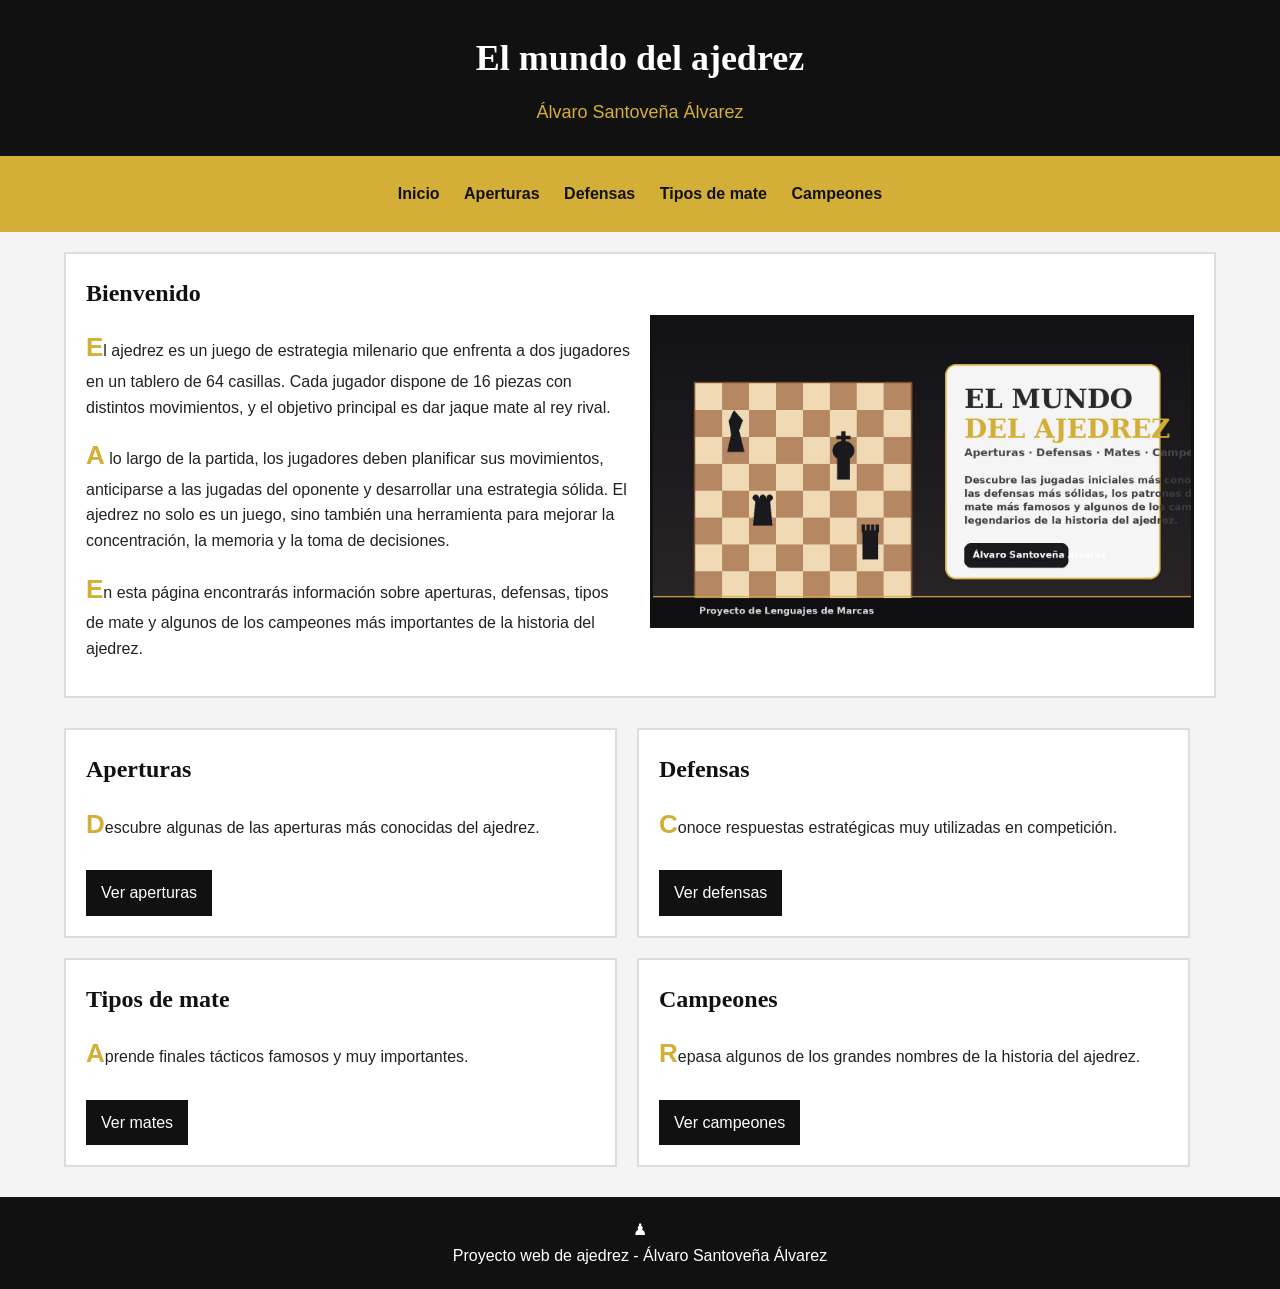
<file: index.html>
<!DOCTYPE html>
<html lang="es">
<head>
    <meta charset="UTF-8">
    <meta name="viewport" content="width=device-width, initial-scale=1.0">
    <title>El mundo del ajedrez</title>
    <link rel="stylesheet" type="text/css" href="css/estilos.css">
</head>
<body>
    <header>
        <h1>El mundo del ajedrez</h1>
        <p class="subtitulo">Álvaro Santoveña Álvarez</p>
    </header>

    <nav>
        <a href="index.html">Inicio</a>
        <a href="paginas/aperturas.html">Aperturas</a>
        <a href="paginas/defensas.html">Defensas</a>
        <a href="paginas/mates.html">Tipos de mate</a>
        <a href="paginas/campeones.html">Campeones</a>
    </nav>

    <main>

        <section class="presentacion">
            <article>
                <h2>Bienvenido</h2>
                <p>El ajedrez es un juego de estrategia milenario que enfrenta a dos jugadores en un tablero de 64 casillas. Cada jugador dispone de 16 piezas con distintos movimientos, y el objetivo principal es dar jaque mate al rey rival.</p>
                <p>A lo largo de la partida, los jugadores deben planificar sus movimientos, anticiparse a las jugadas del oponente y desarrollar una estrategia sólida. El ajedrez no solo es un juego, sino también una herramienta para mejorar la concentración, la memoria y la toma de decisiones.</p>
                <p>En esta página encontrarás información sobre aperturas, defensas, tipos de mate y algunos de los campeones más importantes de la historia del ajedrez.</p>
            </article>

            <article>
                <img src="img/portada.jpg" alt="Portada de ajedrez">
            </article>
        </section>

        <section class="bloques">
            <article class="tarjeta">
                <h2>Aperturas</h2>
                <p>Descubre algunas de las aperturas más conocidas del ajedrez.</p>
                <a class="boton" href="paginas/aperturas.html">Ver aperturas</a>
            </article>

            <article class="tarjeta">
                <h2>Defensas</h2>
                <p>Conoce respuestas estratégicas muy utilizadas en competición.</p>
                <a class="boton" href="paginas/defensas.html">Ver defensas</a>
            </article>

            <article class="tarjeta">
                <h2>Tipos de mate</h2>
                <p>Aprende finales tácticos famosos y muy importantes.</p>
                <a class="boton" href="paginas/mates.html">Ver mates</a>
            </article>

            <article class="tarjeta">
                <h2>Campeones</h2>
                <p>Repasa algunos de los grandes nombres de la historia del ajedrez.</p>
                <a class="boton" href="paginas/campeones.html">Ver campeones</a>
            </article>
        </section>

    </main>

    <footer>
        <p>Proyecto web de ajedrez - Álvaro Santoveña Álvarez</p>
    </footer>
</body>
</html>
</file>
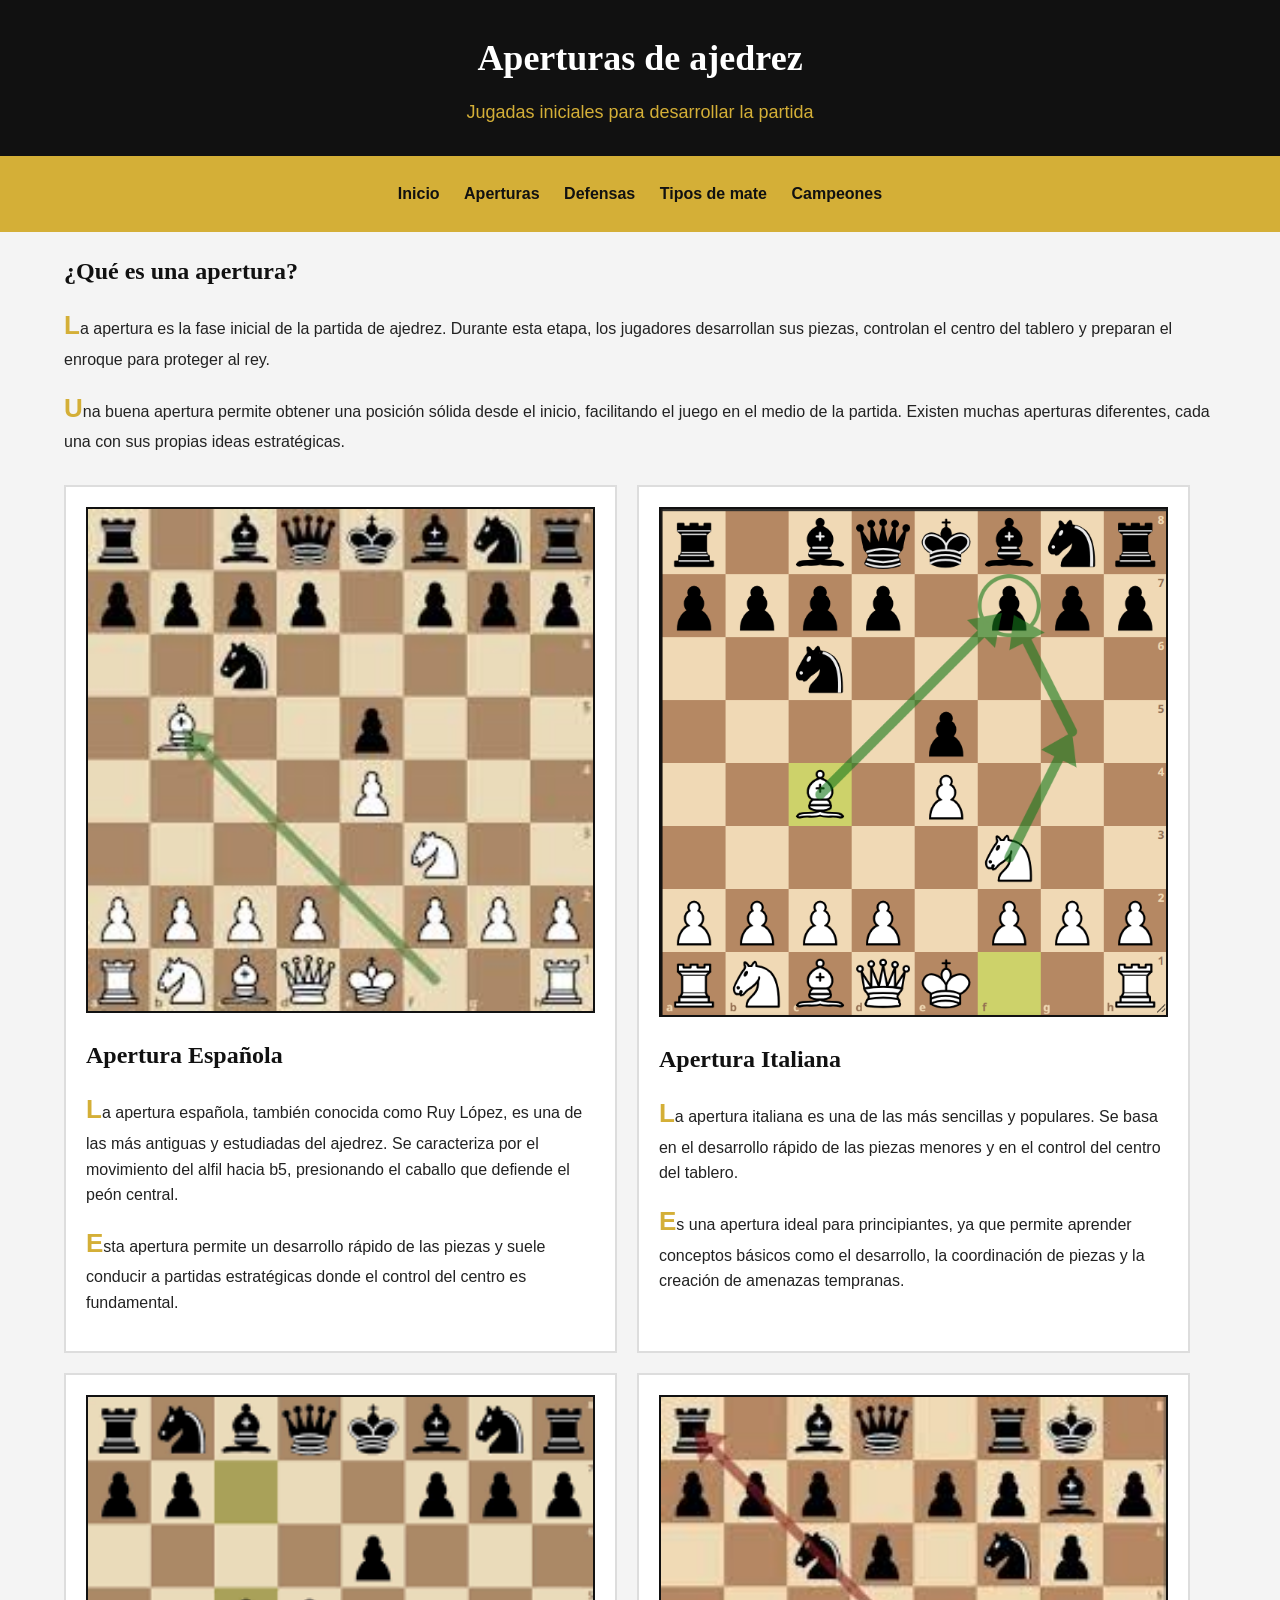
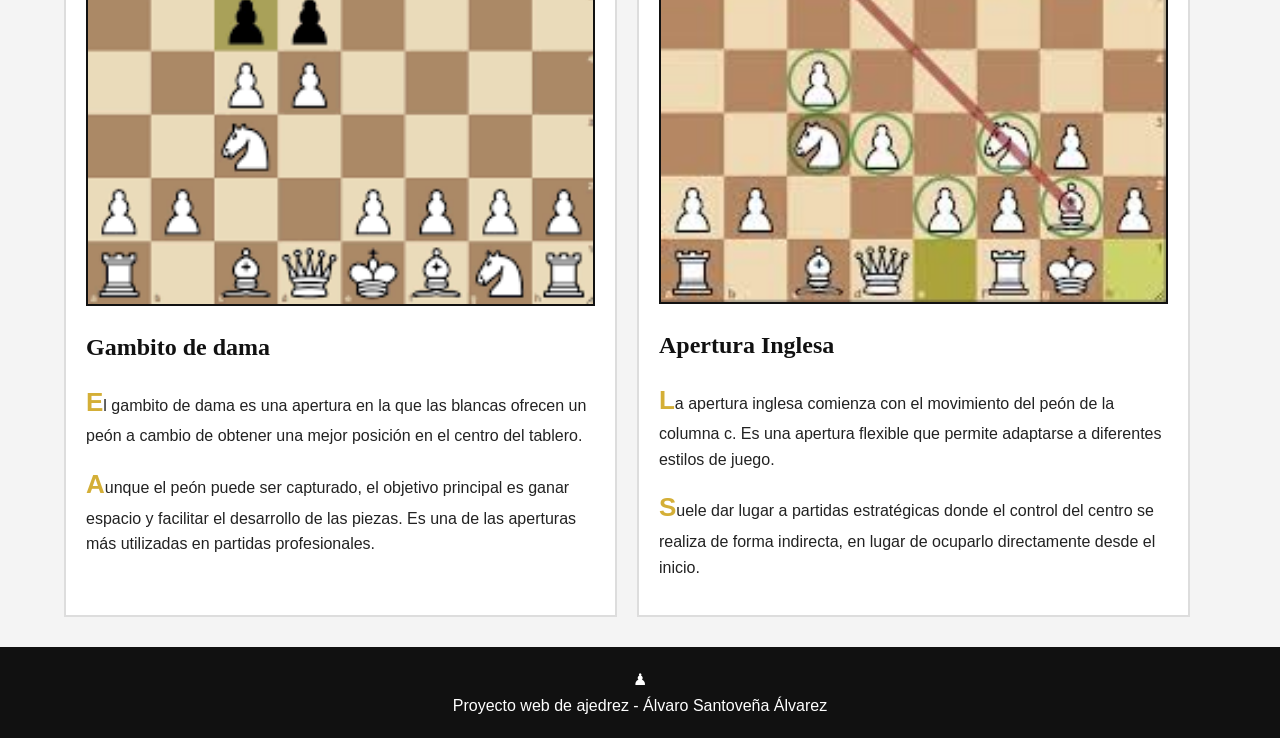
<file: paginas/aperturas.html>
<!DOCTYPE html>
<html lang="es">
<head>
    <meta charset="UTF-8">
    <meta name="viewport" content="width=device-width, initial-scale=1.0">
    <title>Aperturas de ajedrez</title>
    <link rel="stylesheet" type="text/css" href="../css/estilos.css">
</head>
<body>
    <header>
        <h1>Aperturas de ajedrez</h1>
        <p class="subtitulo">Jugadas iniciales para desarrollar la partida</p>
    </header>

    <nav>
        <a href="../index.html">Inicio</a>
        <a href="aperturas.html">Aperturas</a>
        <a href="defensas.html">Defensas</a>
        <a href="mates.html">Tipos de mate</a>
        <a href="campeones.html">Campeones</a>
    </nav>

    <main>

        <section>
            <h2>¿Qué es una apertura?</h2>
            <p>La apertura es la fase inicial de la partida de ajedrez. Durante esta etapa, los jugadores desarrollan sus piezas, controlan el centro del tablero y preparan el enroque para proteger al rey.</p>
            <p>Una buena apertura permite obtener una posición sólida desde el inicio, facilitando el juego en el medio de la partida. Existen muchas aperturas diferentes, cada una con sus propias ideas estratégicas.</p>
        </section>

        <section class="bloques">
            <article class="tarjeta">
                <img src="../img/espanola.jpg" alt="Apertura Española">
                <h2>Apertura Española</h2>
                <p>La apertura española, también conocida como Ruy López, es una de las más antiguas y estudiadas del ajedrez. Se caracteriza por el movimiento del alfil hacia b5, presionando el caballo que defiende el peón central.</p>
                <p>Esta apertura permite un desarrollo rápido de las piezas y suele conducir a partidas estratégicas donde el control del centro es fundamental.</p>
            </article>

            <article class="tarjeta">
                <img src="../img/italiana.jpg" alt="Apertura Italiana">
                <h2>Apertura Italiana</h2>
                <p>La apertura italiana es una de las más sencillas y populares. Se basa en el desarrollo rápido de las piezas menores y en el control del centro del tablero.</p>
                <p>Es una apertura ideal para principiantes, ya que permite aprender conceptos básicos como el desarrollo, la coordinación de piezas y la creación de amenazas tempranas.</p>
            </article>

            <article class="tarjeta">
                <img src="../img/gambito.jpg" alt="Gambito de dama">
                <h2>Gambito de dama</h2>
                <p>El gambito de dama es una apertura en la que las blancas ofrecen un peón a cambio de obtener una mejor posición en el centro del tablero.</p>
                <p>Aunque el peón puede ser capturado, el objetivo principal es ganar espacio y facilitar el desarrollo de las piezas. Es una de las aperturas más utilizadas en partidas profesionales.</p>
            </article>

            <article class="tarjeta">
                <img src="../img/inglesa.jpg" alt="Apertura Inglesa">
                <h2>Apertura Inglesa</h2>
                <p>La apertura inglesa comienza con el movimiento del peón de la columna c. Es una apertura flexible que permite adaptarse a diferentes estilos de juego.</p>
                <p>Suele dar lugar a partidas estratégicas donde el control del centro se realiza de forma indirecta, en lugar de ocuparlo directamente desde el inicio.</p>
            </article>
        </section>

    </main>

    <footer>
        <p>Proyecto web de ajedrez - Álvaro Santoveña Álvarez</p>
    </footer>
</body>
</html>
</file>
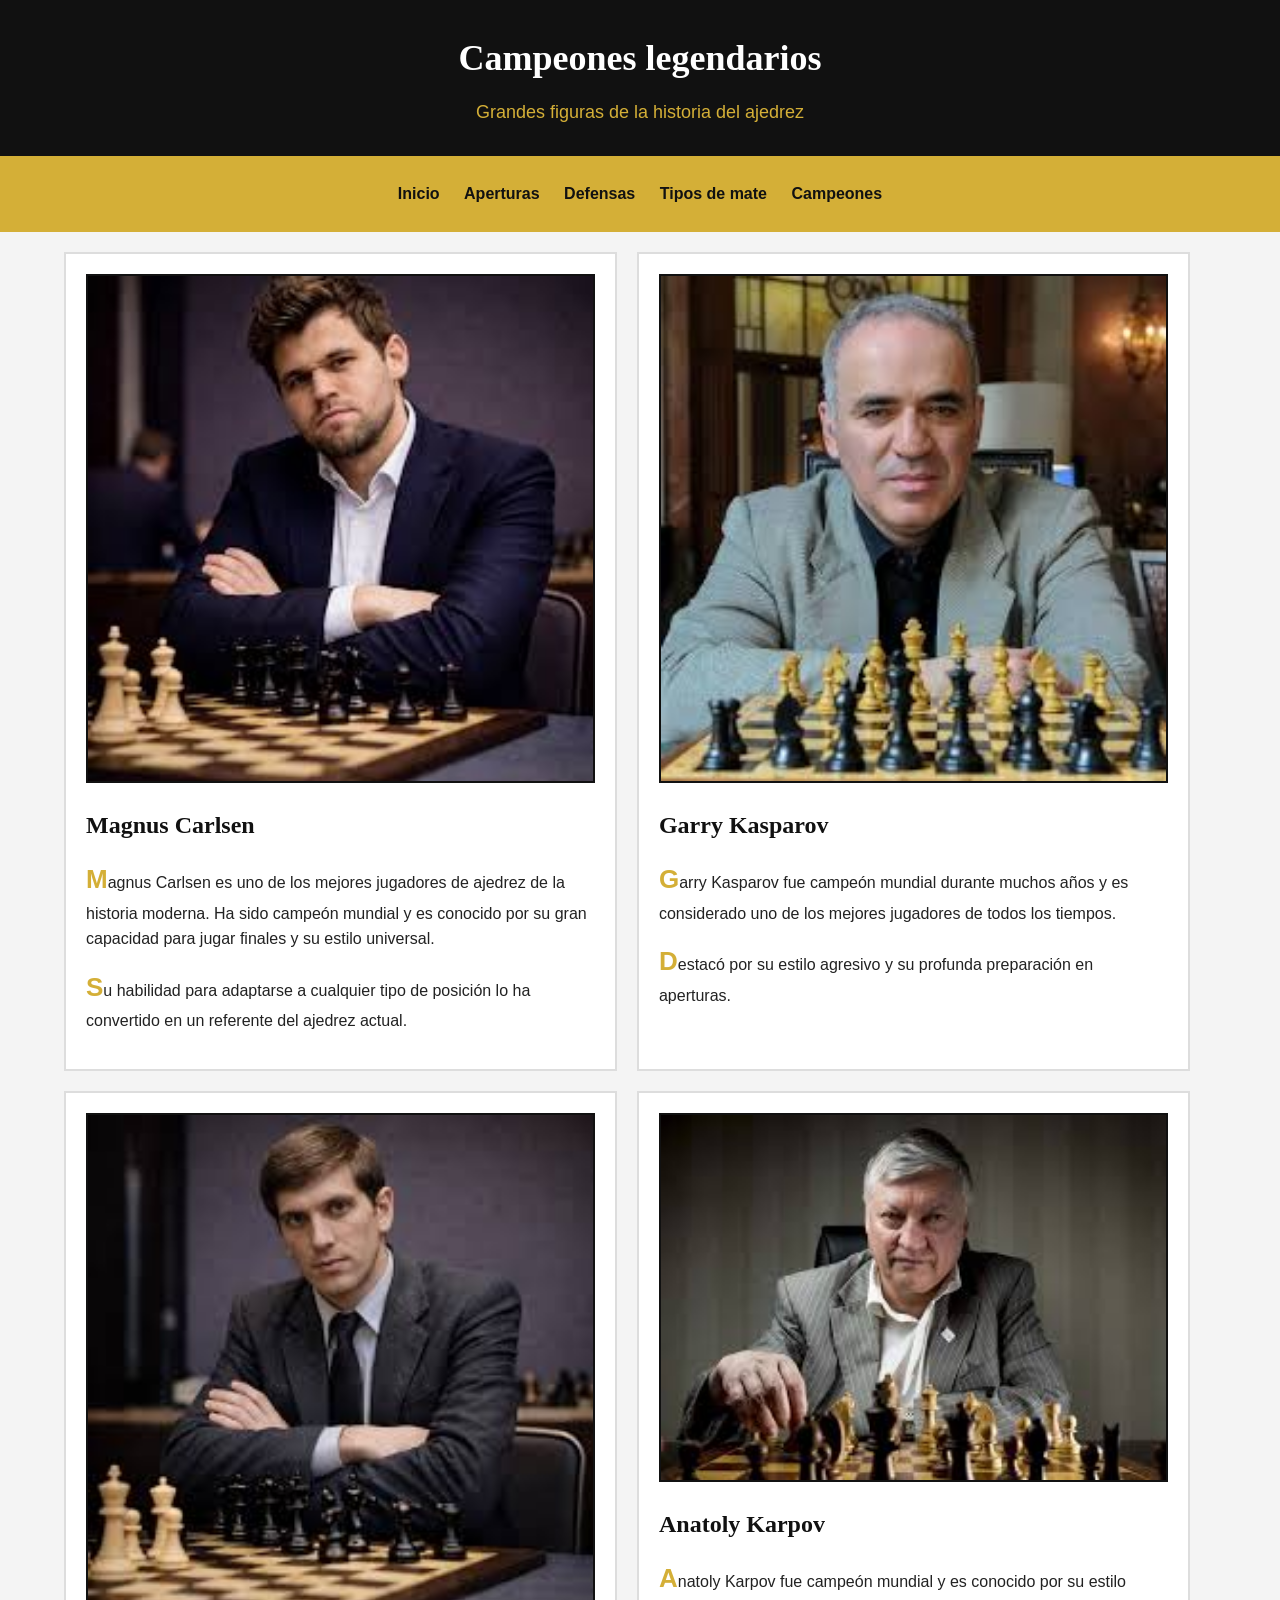
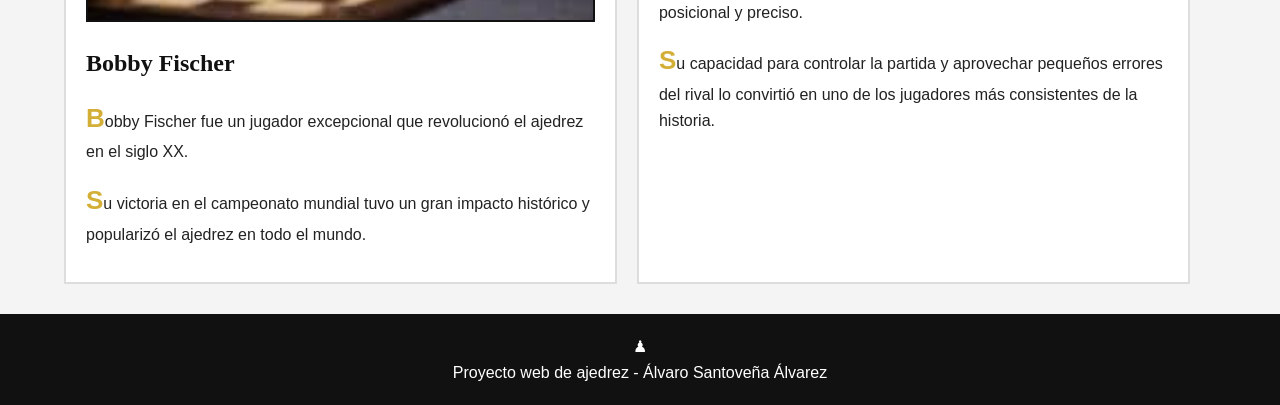
<file: paginas/campeones.html>
<!DOCTYPE html>
<html lang="es">
<head>
    <meta charset="UTF-8">
    <meta name="viewport" content="width=device-width, initial-scale=1.0">
    <title>Campeones legendarios</title>
    <link rel="stylesheet" type="text/css" href="../css/estilos.css">
</head>
<body>
    <header>
        <h1>Campeones legendarios</h1>
        <p class="subtitulo">Grandes figuras de la historia del ajedrez</p>
    </header>

    <nav>
        <a href="../index.html">Inicio</a>
        <a href="aperturas.html">Aperturas</a>
        <a href="defensas.html">Defensas</a>
        <a href="mates.html">Tipos de mate</a>
        <a href="campeones.html">Campeones</a>
    </nav>

    <main>

        <section class="bloques">
            <article class="tarjeta">
                <img src="../img/carlsen.jpg" alt="Magnus Carlsen">
                <h2>Magnus Carlsen</h2>
                <p>Magnus Carlsen es uno de los mejores jugadores de ajedrez de la historia moderna. Ha sido campeón mundial y es conocido por su gran capacidad para jugar finales y su estilo universal.</p>
                <p>Su habilidad para adaptarse a cualquier tipo de posición lo ha convertido en un referente del ajedrez actual.</p>
            </article>

            <article class="tarjeta">
                <img src="../img/kasparov.jpg" alt="Garry Kasparov">
                <h2>Garry Kasparov</h2>
                <p>Garry Kasparov fue campeón mundial durante muchos años y es considerado uno de los mejores jugadores de todos los tiempos.</p>
                <p>Destacó por su estilo agresivo y su profunda preparación en aperturas.</p>
            </article>

            <article class="tarjeta">
                <img src="../img/fischer.jpg" alt="Bobby Fischer">
                <h2>Bobby Fischer</h2>
                <p>Bobby Fischer fue un jugador excepcional que revolucionó el ajedrez en el siglo XX.</p>
                <p>Su victoria en el campeonato mundial tuvo un gran impacto histórico y popularizó el ajedrez en todo el mundo.</p>
            </article>

            <article class="tarjeta">
                <img src="../img/karpov.jpg" alt="Anatoly Karpov">
                <h2>Anatoly Karpov</h2>
                <p>Anatoly Karpov fue campeón mundial y es conocido por su estilo posicional y preciso.</p>
                <p>Su capacidad para controlar la partida y aprovechar pequeños errores del rival lo convirtió en uno de los jugadores más consistentes de la historia.</p>
            </article>
        </section>

    </main>

    <footer>
        <p>Proyecto web de ajedrez - Álvaro Santoveña Álvarez</p>
    </footer>
</body>
</html>
</file>
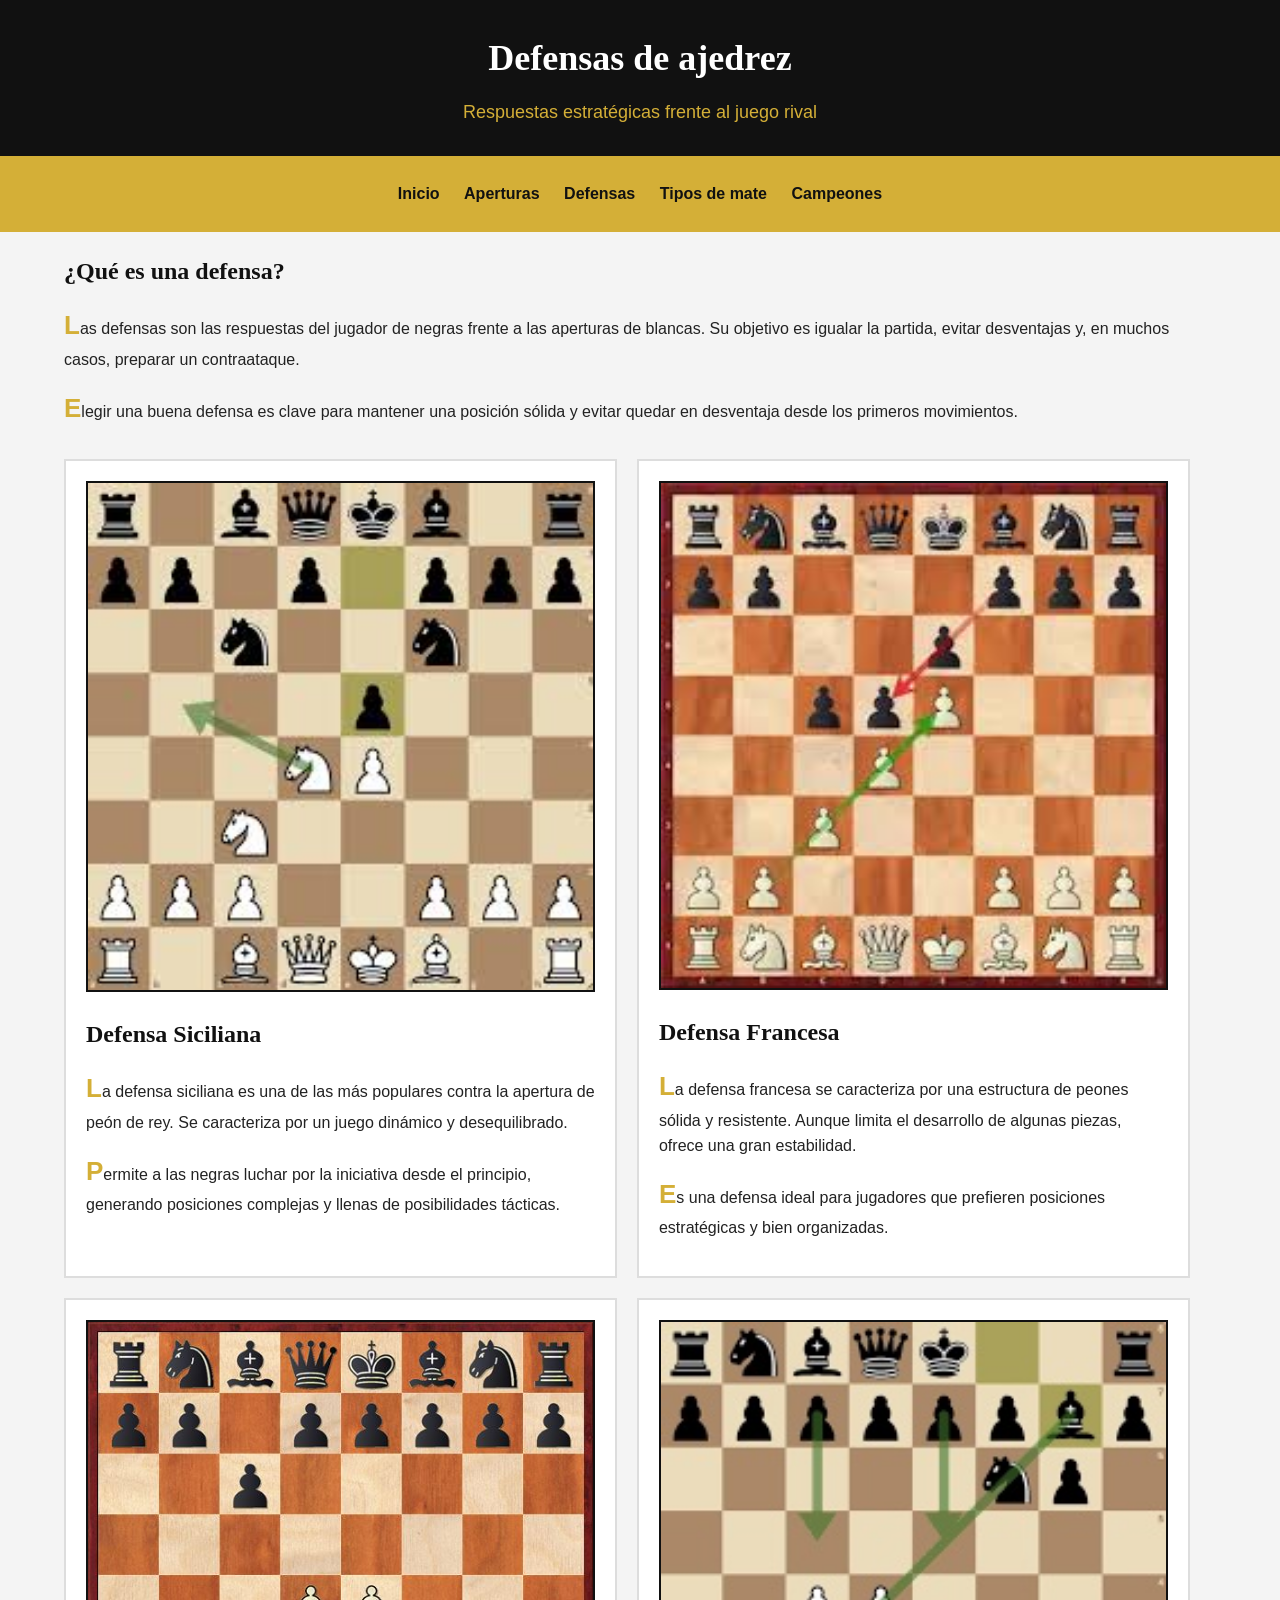
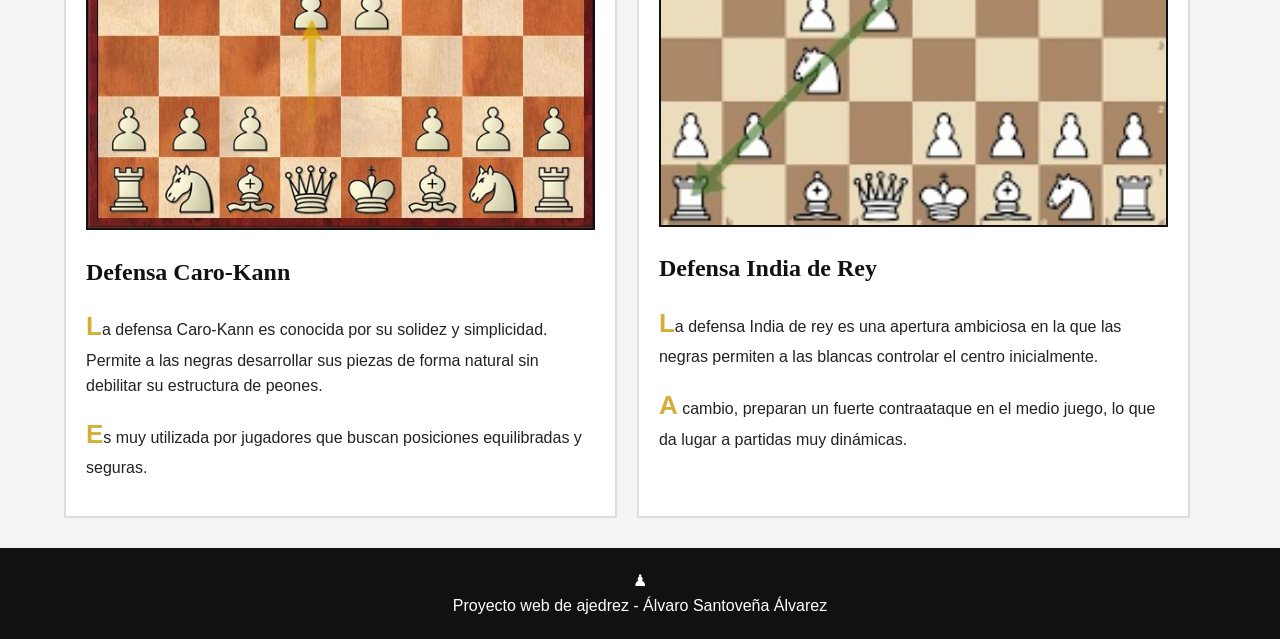
<file: paginas/defensas.html>
<!DOCTYPE html>
<html lang="es">
<head>
    <meta charset="UTF-8">
    <meta name="viewport" content="width=device-width, initial-scale=1.0">
    <title>Defensas de ajedrez</title>
    <link rel="stylesheet" type="text/css" href="../css/estilos.css">
</head>
<body>
    <header>
        <h1>Defensas de ajedrez</h1>
        <p class="subtitulo">Respuestas estratégicas frente al juego rival</p>
    </header>

    <nav>
        <a href="../index.html">Inicio</a>
        <a href="aperturas.html">Aperturas</a>
        <a href="defensas.html">Defensas</a>
        <a href="mates.html">Tipos de mate</a>
        <a href="campeones.html">Campeones</a>
    </nav>

    <main>

        <section>
            <h2>¿Qué es una defensa?</h2>
            <p>Las defensas son las respuestas del jugador de negras frente a las aperturas de blancas. Su objetivo es igualar la partida, evitar desventajas y, en muchos casos, preparar un contraataque.</p>
            <p>Elegir una buena defensa es clave para mantener una posición sólida y evitar quedar en desventaja desde los primeros movimientos.</p>
        </section>

        <section class="bloques">
            <article class="tarjeta">
                <img src="../img/siciliana.jpg" alt="Defensa Siciliana">
                <h2>Defensa Siciliana</h2>
                <p>La defensa siciliana es una de las más populares contra la apertura de peón de rey. Se caracteriza por un juego dinámico y desequilibrado.</p>
                <p>Permite a las negras luchar por la iniciativa desde el principio, generando posiciones complejas y llenas de posibilidades tácticas.</p>
            </article>

            <article class="tarjeta">
                <img src="../img/francesa.jpg" alt="Defensa Francesa">
                <h2>Defensa Francesa</h2>
                <p>La defensa francesa se caracteriza por una estructura de peones sólida y resistente. Aunque limita el desarrollo de algunas piezas, ofrece una gran estabilidad.</p>
                <p>Es una defensa ideal para jugadores que prefieren posiciones estratégicas y bien organizadas.</p>
            </article>

            <article class="tarjeta">
                <img src="../img/caro-kann.jpg" alt="Defensa Caro-Kann">
                <h2>Defensa Caro-Kann</h2>
                <p>La defensa Caro-Kann es conocida por su solidez y simplicidad. Permite a las negras desarrollar sus piezas de forma natural sin debilitar su estructura de peones.</p>
                <p>Es muy utilizada por jugadores que buscan posiciones equilibradas y seguras.</p>
            </article>

            <article class="tarjeta">
                <img src="../img/india-rey.jpg" alt="Defensa India de Rey">
                <h2>Defensa India de Rey</h2>
                <p>La defensa India de rey es una apertura ambiciosa en la que las negras permiten a las blancas controlar el centro inicialmente.</p>
                <p>A cambio, preparan un fuerte contraataque en el medio juego, lo que da lugar a partidas muy dinámicas.</p>
            </article>
        </section>

    </main>

    <footer>
        <p>Proyecto web de ajedrez - Álvaro Santoveña Álvarez</p>
    </footer>
</body>
</html>
</file>
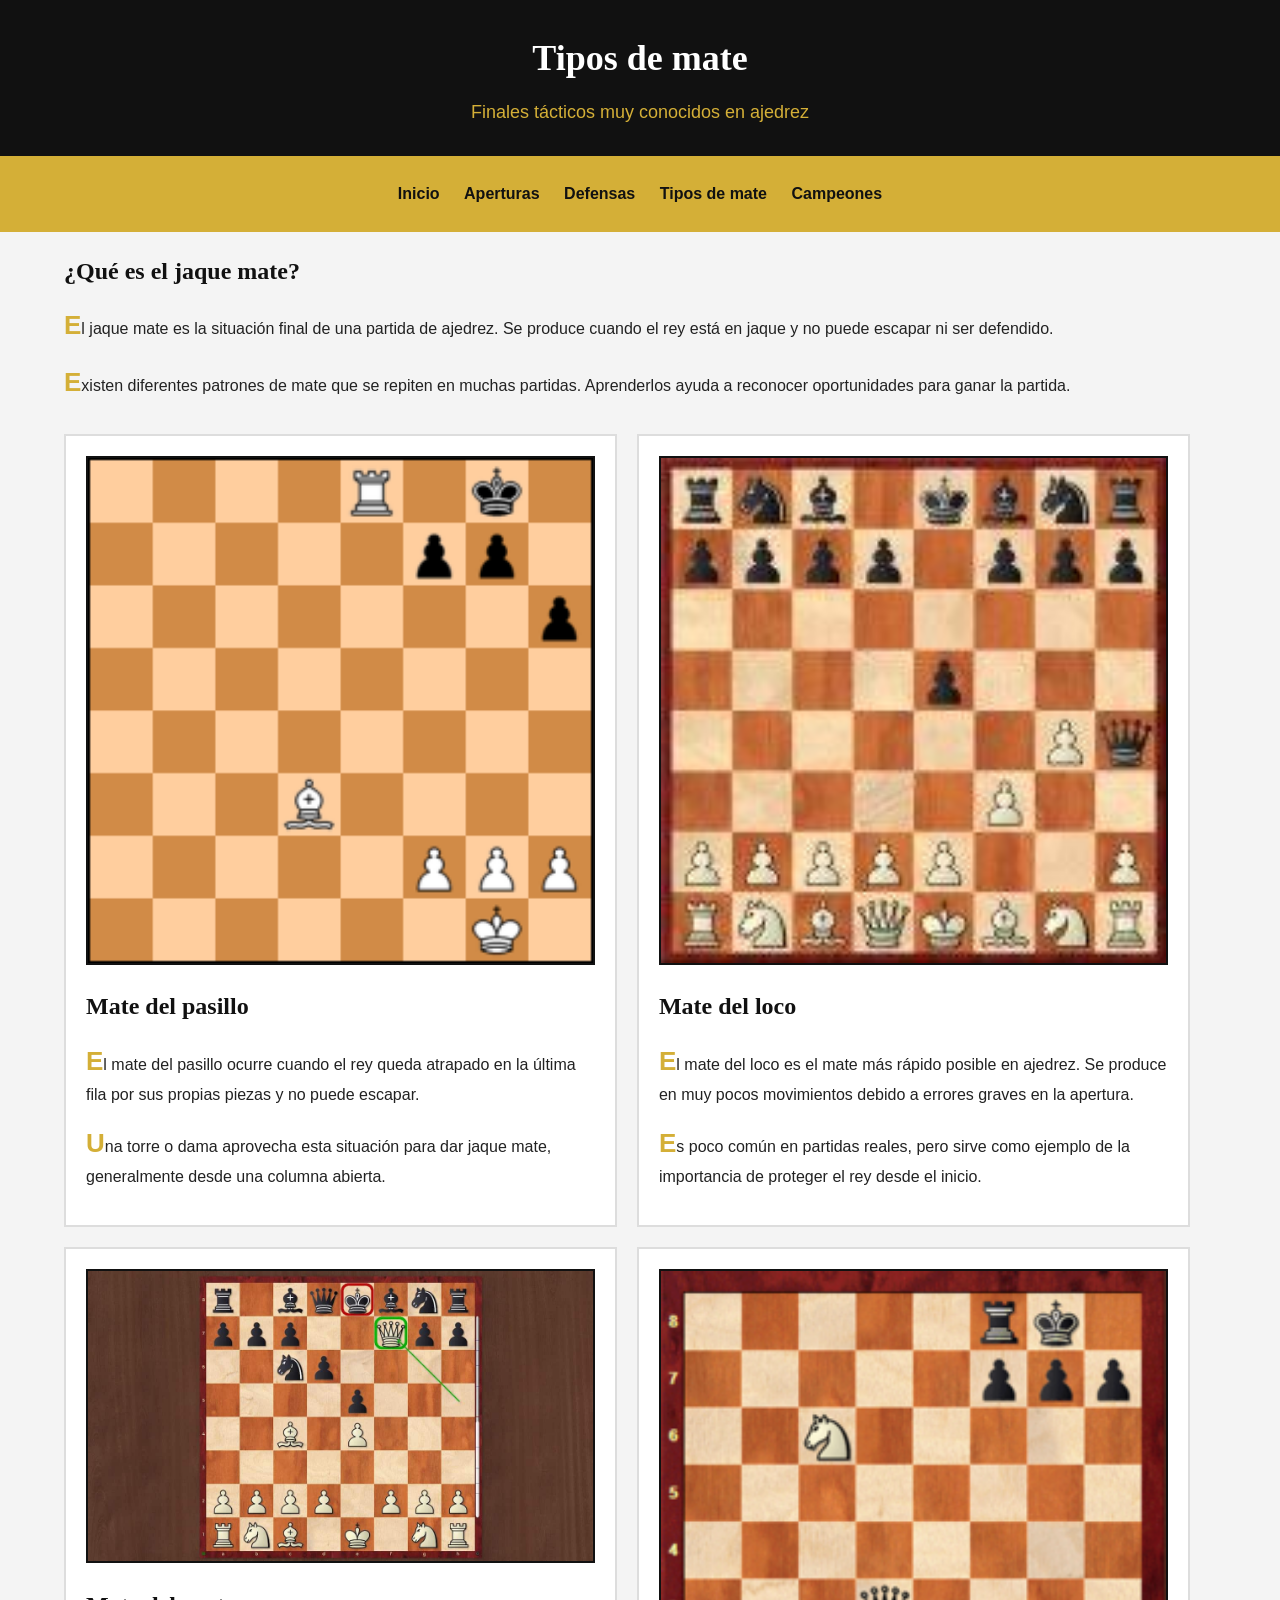
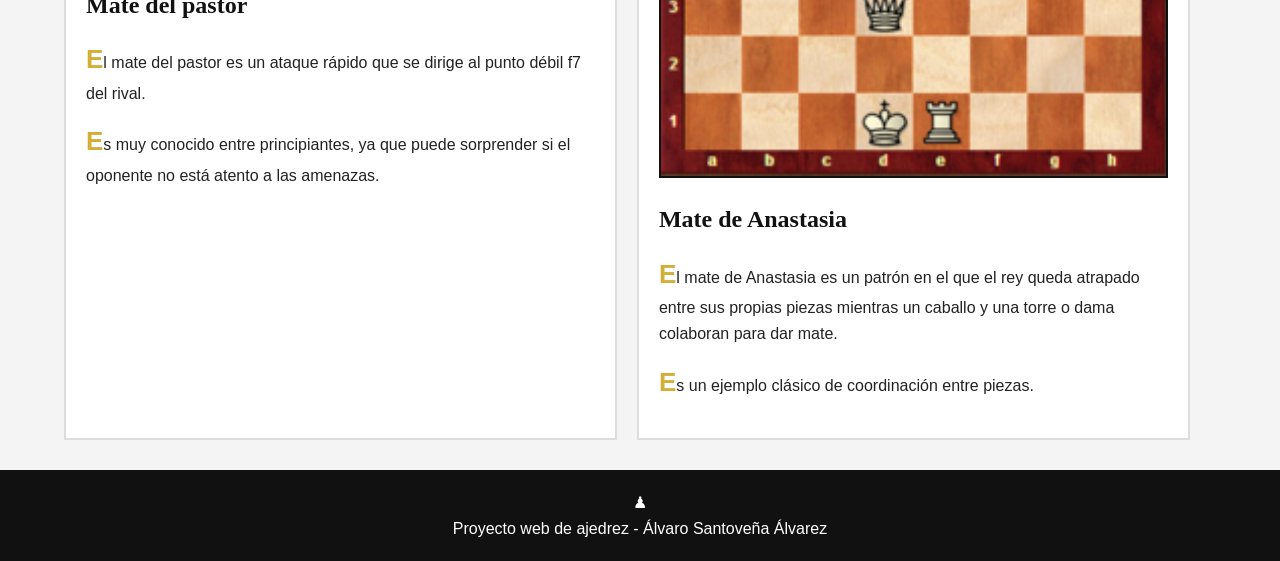
<file: paginas/mates.html>
<!DOCTYPE html>
<html lang="es">
<head>
    <meta charset="UTF-8">
    <meta name="viewport" content="width=device-width, initial-scale=1.0">
    <title>Tipos de mate</title>
    <link rel="stylesheet" type="text/css" href="../css/estilos.css">
</head>
<body>
    <header>
        <h1>Tipos de mate</h1>
        <p class="subtitulo">Finales tácticos muy conocidos en ajedrez</p>
    </header>

    <nav>
        <a href="../index.html">Inicio</a>
        <a href="aperturas.html">Aperturas</a>
        <a href="defensas.html">Defensas</a>
        <a href="mates.html">Tipos de mate</a>
        <a href="campeones.html">Campeones</a>
    </nav>

    <main>

        <section>
            <h2>¿Qué es el jaque mate?</h2>
            <p>El jaque mate es la situación final de una partida de ajedrez. Se produce cuando el rey está en jaque y no puede escapar ni ser defendido.</p>
            <p>Existen diferentes patrones de mate que se repiten en muchas partidas. Aprenderlos ayuda a reconocer oportunidades para ganar la partida.</p>
        </section>

        <section class="bloques">
            <article class="tarjeta">
                <img src="../img/pasillo.jpg" alt="Mate del pasillo">
                <h2>Mate del pasillo</h2>
                <p>El mate del pasillo ocurre cuando el rey queda atrapado en la última fila por sus propias piezas y no puede escapar.</p>
                <p>Una torre o dama aprovecha esta situación para dar jaque mate, generalmente desde una columna abierta.</p>
            </article>

            <article class="tarjeta">
                <img src="../img/loco.jpg" alt="Mate del loco">
                <h2>Mate del loco</h2>
                <p>El mate del loco es el mate más rápido posible en ajedrez. Se produce en muy pocos movimientos debido a errores graves en la apertura.</p>
                <p>Es poco común en partidas reales, pero sirve como ejemplo de la importancia de proteger el rey desde el inicio.</p>
            </article>

            <article class="tarjeta">
                <img src="../img/pastor.jpg" alt="Mate del pastor">
                <h2>Mate del pastor</h2>
                <p>El mate del pastor es un ataque rápido que se dirige al punto débil f7 del rival.</p>
                <p>Es muy conocido entre principiantes, ya que puede sorprender si el oponente no está atento a las amenazas.</p>
            </article>

            <article class="tarjeta">
                <img src="../img/anastasia.jpg" alt="Mate de Anastasia">
                <h2>Mate de Anastasia</h2>
                <p>El mate de Anastasia es un patrón en el que el rey queda atrapado entre sus propias piezas mientras un caballo y una torre o dama colaboran para dar mate.</p>
                <p>Es un ejemplo clásico de coordinación entre piezas.</p>
            </article>
        </section>

    </main>

    <footer>
        <p>Proyecto web de ajedrez - Álvaro Santoveña Álvarez</p>
    </footer>
</body>
</html>
</file>
<file: css/estilos.css>
* {
    margin: 0;
    padding: 0;
    box-sizing: border-box;
}

body {
    font-family: Arial, sans-serif;
    background-color: #f4f4f4;
    color: #222222;
    line-height: 1.6;
}

header {
    background-color: #111111;
    color: white;
    text-align: center;
    padding: 30px;
}

header h1 {
    font-size: 36px;
    margin-bottom: 10px;
    font-family: Georgia, serif;
}

h2 {
    font-family: Georgia, serif;
}

.subtitulo {
    font-size: 18px;
    color: #d4af37;
}

nav {
    background-color: #d4af37;
    text-align: center;
    padding: 15px;
}

nav a {
    color: #111111;
    text-decoration: none;
    margin: 10px;
    font-weight: bold;
    display: inline-block;
}

nav a:hover {
    text-decoration: underline;
}

main {
    width: 90%;
    margin: 20px auto;
}

section {
    margin-bottom: 30px;
}

section h2 {
    margin-bottom: 15px;
    color: #111111;
}

section p {
    margin-bottom: 15px;
}

section p::first-letter {
    font-size: 26px;
    font-weight: bold;
    color: #d4af37;
}

.presentacion {
    display: flex;
    gap: 20px;
    align-items: center;
    background-color: white;
    padding: 20px;
    border: 2px solid #dddddd;
}

.presentacion article {
    width: 50%;
}

.presentacion img {
    width: 100%;
    height: auto;
    border: 3px solid #111111;
}

.bloques {
    display: flex;
    flex-wrap: wrap;
    gap: 20px;
}

.tarjeta {
    background-color: white;
    border: 2px solid #dddddd;
    padding: 20px;
    width: 48%;
}

.tarjeta img {
    width: 100%;
    height: auto;
    margin-bottom: 15px;
    border: 2px solid #111111;
}

.boton {
    display: inline-block;
    background-color: #111111;
    color: white;
    text-decoration: none;
    padding: 10px 15px;
    margin-top: 10px;
}

.boton:hover {
    background-color: #d4af37;
    color: #111111;
}

footer {
    background-color: #111111;
    color: white;
    text-align: center;
    padding: 20px;
    margin-top: 30px;
}

footer::before {
    content: "♟ ";
}

@media screen and (max-width: 768px) {
    .presentacion {
        display: block;
    }

    .presentacion article {
        width: 100%;
        margin-bottom: 20px;
    }

    .tarjeta {
        width: 100%;
    }

    nav a {
        display: block;
        margin: 8px 0;
    }

    header h1 {
        font-size: 28px;
    }
}
</file>
